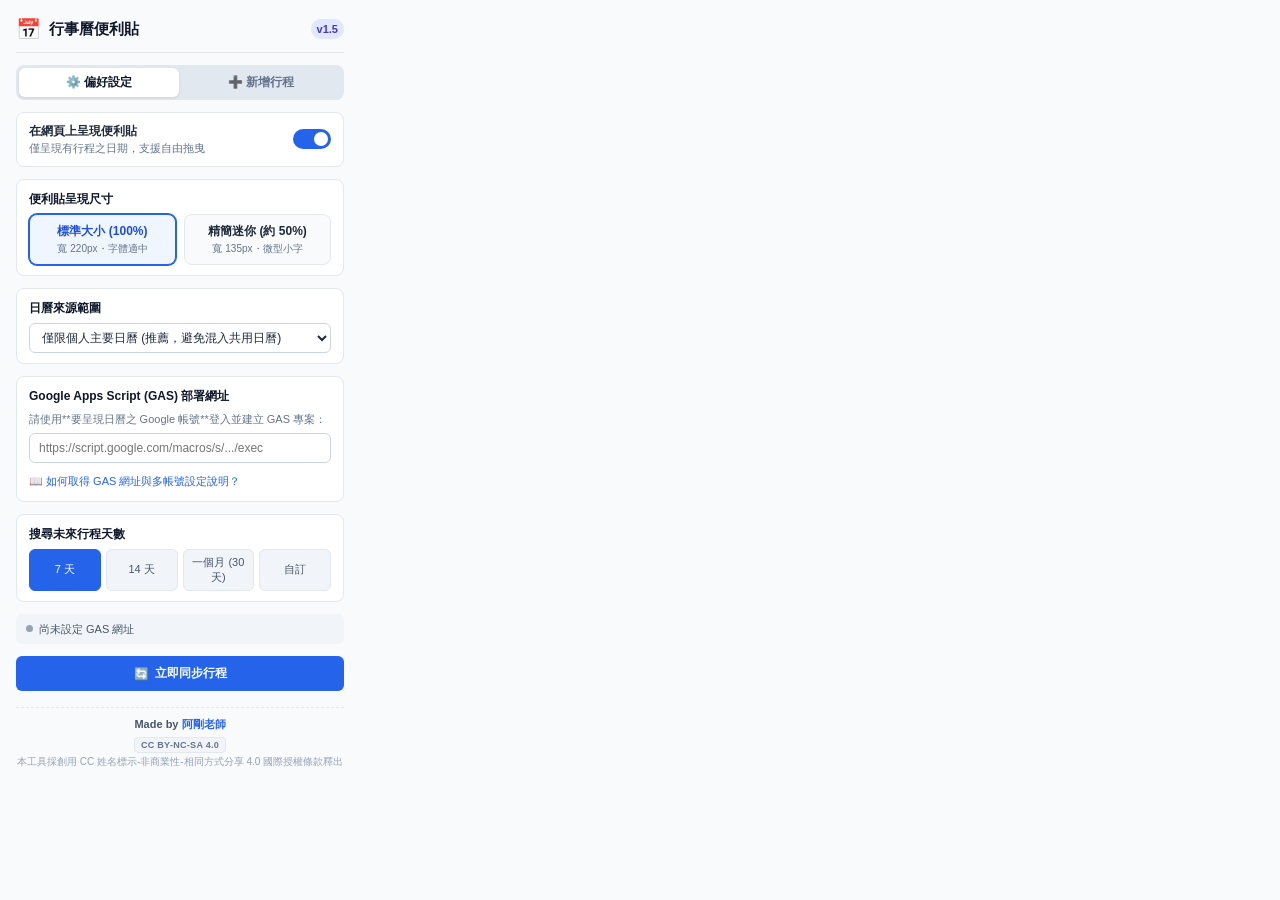
<file: popup/popup.html>
<!DOCTYPE html>
<html lang="zh-TW">
<head>
  <meta charset="UTF-8">
  <meta name="viewport" content="width=device-width, initial-scale=1.0">
  <title>網頁行事曆便利貼 - 設定與快速新增</title>
  <link rel="stylesheet" href="popup.css">
</head>
<body>
  <div class="popup-container">
    <!-- 頂部標題區 -->
    <header class="header">
      <div class="logo-area">
        <span class="logo-icon">📅</span>
        <h2>行事曆便利貼</h2>
      </div>
      <span class="version-badge">v1.5</span>
    </header>

    <!-- 分頁切換 Tab -->
    <div class="tab-nav">
      <button type="button" class="tab-btn active" data-tab="tab-settings">⚙️ 偏好設定</button>
      <button type="button" class="tab-btn" data-tab="tab-add-event">➕ 新增行程</button>
    </div>

    <!-- TAB 1: 偏好設定 -->
    <div id="tab-settings" class="tab-pane active">
      <!-- 快速開關 -->
      <div class="quick-toggle-section">
        <div class="toggle-info">
          <span class="toggle-title">在網頁上呈現便利貼</span>
          <span class="toggle-subtitle">僅呈現有行程之日期，支援自由拖曳</span>
        </div>
        <label class="switch">
          <input type="checkbox" id="enableStickyToggle" checked>
          <span class="slider round"></span>
        </label>
      </div>

      <!-- 便利貼尺寸設定 -->
      <section class="card">
        <div class="card-header">
          <span class="card-title">便利貼呈現尺寸</span>
        </div>
        <div class="size-selector">
          <button type="button" class="btn-size active" data-size="normal">
            <span class="size-title">標準大小 (100%)</span>
            <span class="size-desc">寬 220px・字體適中</span>
          </button>
          <button type="button" class="btn-size" data-size="compact">
            <span class="size-title">精簡迷你 (約 50%)</span>
            <span class="size-desc">寬 135px・微型小字</span>
          </button>
        </div>
      </section>

      <!-- 日曆讀取範圍設定 -->
      <section class="card">
        <div class="card-header">
          <span class="card-title">日曆來源範圍</span>
        </div>
        <select id="calendarScopeSelect" class="styled-select">
          <option value="primary" selected>僅限個人主要日曆 (推薦，避免混入共用日曆)</option>
          <option value="owned">個人建立與擁有的日曆 (排除他人共用)</option>
          <option value="all">所有日曆 (包含已訂閱與他人共用日曆)</option>
        </select>
      </section>

      <!-- GAS 網址設定區 (自動儲存) -->
      <section class="card">
        <div class="card-header">
          <span class="card-title">Google Apps Script (GAS) 部署網址</span>
          <span class="badge-saved" id="autoSavedBadge">已自動儲存 ✓</span>
        </div>
        <p class="card-desc">請使用**要呈現日曆之 Google 帳號**登入並建立 GAS 專案：</p>
        
        <div class="input-group">
          <input type="url" id="gasUrlInput" placeholder="https://script.google.com/macros/s/.../exec" spellcheck="false">
        </div>
        <div class="help-links">
          <a href="../README.md" target="_blank" id="openReadmeLink">📖 如何取得 GAS 網址與多帳號設定說明？</a>
        </div>
      </section>

      <!-- 呈現天數設定 -->
      <section class="card">
        <div class="card-header">
          <span class="card-title">搜尋未來行程天數</span>
        </div>
        <div class="days-selector">
          <button type="button" class="btn-day active" data-days="7">7 天</button>
          <button type="button" class="btn-day" data-days="14">14 天</button>
          <button type="button" class="btn-day" data-days="30">一個月 (30天)</button>
          <button type="button" class="btn-day" data-days="custom">自訂</button>
        </div>
        <div class="custom-days-box" id="customDaysBox" style="display: none;">
          <label for="customDaysInput">天數 (1 ~ 90 天)：</label>
          <input type="number" id="customDaysInput" min="1" max="90" value="7">
        </div>
      </section>

      <!-- 狀態與同步按鈕 -->
      <div class="status-box" id="statusBox">
        <span class="status-dot" id="statusDot"></span>
        <span class="status-text" id="statusText">尚未設定 GAS 網址</span>
      </div>

      <div class="action-buttons">
        <button type="button" id="saveAndSyncBtn" class="btn btn-primary">
          <span class="btn-icon">🔄</span> 立即同步行程
        </button>
      </div>
    </div>

    <!-- TAB 2: 快速新增行程至 Google 日曆 -->
    <div id="tab-add-event" class="tab-pane">
      <form id="addEventForm" class="add-event-form">
        <div class="form-group">
          <label for="eventTitle">行程標題 <span class="req">*</span></label>
          <input type="text" id="eventTitle" placeholder="例如：專案進度會議、聚餐" required>
        </div>

        <div class="form-group-checkbox">
          <label>
            <input type="checkbox" id="isAllDayEvent">
            <span>全天行程</span>
          </label>
        </div>

        <div class="form-row" id="timeRow">
          <div class="form-group half">
            <label for="eventStart">開始時間 <span class="req">*</span></label>
            <input type="datetime-local" id="eventStart" required>
          </div>
          <div class="form-group half" id="endGroup">
            <label for="eventEnd">結束時間</label>
            <input type="datetime-local" id="eventEnd">
          </div>
        </div>

        <div class="form-group" id="allDayDateGroup" style="display: none;">
          <label for="allDayDate">行程日期 <span class="req">*</span></label>
          <input type="date" id="allDayDate">
        </div>

        <div class="form-group">
          <label for="eventLocation">地點 (選填)</label>
          <input type="text" id="eventLocation" placeholder="例如：會議室 B 或 線上 Google Meet">
        </div>

        <div class="form-group">
          <label for="eventDesc">備註說明 (選填)</label>
          <textarea id="eventDesc" rows="2" placeholder="行程相關備註..."></textarea>
        </div>

        <div class="action-buttons">
          <button type="submit" id="submitAddEventBtn" class="btn btn-success">
            <span class="btn-icon">➕</span> 加入 Google 日曆並更新便利貼
          </button>
        </div>

        <div class="add-status-msg" id="addStatusMsg"></div>
      </form>
    </div>

    <!-- 底部版權與 CC 授權資訊 -->
    <footer class="footer-credit">
      <div class="author-line">
        Made by <a href="https://kentxchang.blogspot.tw" target="_blank" rel="noopener noreferrer" class="author-link">阿剛老師</a>
      </div>
      <div class="cc-license-line">
        <span class="cc-badge">CC BY-NC-SA 4.0</span>
        <span>本工具採創用 CC 姓名標示-非商業性-相同方式分享 4.0 國際授權條款釋出</span>
      </div>
    </footer>
  </div>

  <script src="popup.js"></script>
</body>
</html>
</file>
<file: popup/popup.css>
* {
  box-sizing: border-box;
  margin: 0;
  padding: 0;
  font-family: -apple-system, BlinkMacSystemFont, "Segoe UI", Roboto, "Helvetica Neue", Arial, sans-serif;
}

body {
  width: 360px;
  background-color: #f8fafc;
  color: #1e293b;
  font-size: 13px;
  line-height: 1.5;
}

.popup-container {
  padding: 14px 16px;
  display: flex;
  flex-direction: column;
  gap: 12px;
}

/* Header */
.header {
  display: flex;
  align-items: center;
  justify-content: space-between;
  border-bottom: 1px solid #e2e8f0;
  padding-bottom: 8px;
}

.logo-area {
  display: flex;
  align-items: center;
  gap: 8px;
}

.logo-icon {
  font-size: 20px;
}

.header h2 {
  font-size: 15px;
  font-weight: 700;
  color: #0f172a;
}

.version-badge {
  font-size: 11px;
  background: #e0e7ff;
  color: #4338ca;
  padding: 2px 6px;
  border-radius: 9999px;
  font-weight: 600;
}

/* Tab 切換 */
.tab-nav {
  display: flex;
  background: #e2e8f0;
  border-radius: 8px;
  padding: 3px;
  gap: 3px;
}

.tab-btn {
  flex: 1;
  border: none;
  background: transparent;
  padding: 6px 0;
  font-size: 12px;
  font-weight: 600;
  color: #64748b;
  border-radius: 6px;
  cursor: pointer;
  transition: all 0.2s ease;
  text-align: center;
}

.tab-btn.active {
  background: #ffffff;
  color: #0f172a;
  box-shadow: 0 1px 3px rgba(0, 0, 0, 0.1);
}

.tab-pane {
  display: none;
  flex-direction: column;
  gap: 12px;
}

.tab-pane.active {
  display: flex;
}

/* 快速開關 */
.quick-toggle-section {
  display: flex;
  align-items: center;
  justify-content: space-between;
  background: #ffffff;
  padding: 9px 12px;
  border-radius: 8px;
  border: 1px solid #e2e8f0;
}

.toggle-info {
  display: flex;
  flex-direction: column;
}

.toggle-title {
  font-weight: 600;
  font-size: 12px;
  color: #1e293b;
}

.toggle-subtitle {
  font-size: 11px;
  color: #64748b;
}

/* Switch 按鈕 */
.switch {
  position: relative;
  display: inline-block;
  width: 38px;
  height: 20px;
}

.switch input {
  opacity: 0;
  width: 0;
  height: 0;
}

.slider {
  position: absolute;
  cursor: pointer;
  top: 0;
  left: 0;
  right: 0;
  bottom: 0;
  background-color: #cbd5e1;
  transition: .3s;
}

.slider:before {
  position: absolute;
  content: "";
  height: 14px;
  width: 14px;
  left: 3px;
  bottom: 3px;
  background-color: white;
  transition: .3s;
}

input:checked + .slider {
  background-color: #2563eb;
}

input:checked + .slider:before {
  transform: translateX(18px);
}

.slider.round {
  border-radius: 34px;
}

.slider.round:before {
  border-radius: 50%;
}

/* 尺寸選擇按鈕組 */
.size-selector {
  display: grid;
  grid-template-columns: 1fr 1fr;
  gap: 8px;
}

.btn-size {
  display: flex;
  flex-direction: column;
  align-items: center;
  justify-content: center;
  padding: 8px 6px;
  background: #f8fafc;
  border: 1.5px solid #e2e8f0;
  border-radius: 8px;
  cursor: pointer;
  transition: all 0.2s ease;
  gap: 2px;
}

.btn-size:hover {
  background: #f1f5f9;
  border-color: #cbd5e1;
}

.btn-size.active {
  background: #eff6ff;
  border-color: #2563eb;
  box-shadow: 0 0 0 1px #2563eb;
}

.btn-size .size-title {
  font-size: 12px;
  font-weight: 700;
  color: #1e293b;
}

.btn-size.active .size-title {
  color: #1d4ed8;
}

.btn-size .size-desc {
  font-size: 10px;
  color: #64748b;
}

/* 下拉選單 */
.styled-select {
  width: 100%;
  padding: 6px 8px;
  font-size: 12px;
  border: 1px solid #cbd5e1;
  border-radius: 6px;
  background: #ffffff;
  color: #1e293b;
  outline: none;
}

.styled-select:focus {
  border-color: #2563eb;
}

/* Cards */
.card {
  background: #ffffff;
  padding: 10px 12px;
  border-radius: 8px;
  border: 1px solid #e2e8f0;
  display: flex;
  flex-direction: column;
  gap: 6px;
}

.card-header {
  display: flex;
  justify-content: space-between;
  align-items: center;
}

.card-title {
  font-weight: 600;
  font-size: 12px;
  color: #0f172a;
}

.badge-saved {
  font-size: 10px;
  color: #16a34a;
  font-weight: 600;
  opacity: 0;
  transition: opacity 0.3s ease;
}

.badge-saved.show {
  opacity: 1;
}

.card-desc {
  font-size: 11px;
  color: #64748b;
}

.input-group input {
  width: 100%;
  padding: 7px 9px;
  font-size: 12px;
  border: 1px solid #cbd5e1;
  border-radius: 6px;
  outline: none;
  transition: border-color 0.2s;
}

.input-group input:focus {
  border-color: #2563eb;
  box-shadow: 0 0 0 2px rgba(37, 99, 235, 0.15);
}

.help-links {
  margin-top: 2px;
}

.help-links a {
  font-size: 11px;
  color: #2563eb;
  text-decoration: none;
}

.help-links a:hover {
  text-decoration: underline;
}

/* 天數選擇器 */
.days-selector {
  display: grid;
  grid-template-columns: repeat(4, 1fr);
  gap: 5px;
}

.btn-day {
  padding: 5px 3px;
  font-size: 11px;
  font-weight: 500;
  background: #f1f5f9;
  border: 1px solid #e2e8f0;
  border-radius: 6px;
  cursor: pointer;
  color: #475569;
  transition: all 0.2s;
  text-align: center;
}

.btn-day:hover {
  background: #e2e8f0;
}

.btn-day.active {
  background: #2563eb;
  color: #ffffff;
  border-color: #2563eb;
}

.custom-days-box {
  display: flex;
  align-items: center;
  gap: 6px;
  margin-top: 4px;
  padding: 5px 8px;
  background: #f8fafc;
  border-radius: 6px;
  border: 1px dashed #cbd5e1;
}

.custom-days-box label {
  font-size: 11px;
  color: #475569;
}

.custom-days-box input {
  width: 55px;
  padding: 3px 5px;
  font-size: 12px;
  border: 1px solid #cbd5e1;
  border-radius: 4px;
  text-align: center;
}

/* 狀態列 */
.status-box {
  display: flex;
  align-items: center;
  gap: 6px;
  padding: 7px 10px;
  background: #f1f5f9;
  border-radius: 6px;
  font-size: 11px;
  color: #475569;
}

.status-dot {
  width: 7px;
  height: 7px;
  border-radius: 50%;
  background: #94a3b8;
}

.status-dot.success {
  background: #22c55e;
}

.status-dot.loading {
  background: #eab308;
  animation: pulse 1s infinite;
}

.status-dot.error {
  background: #ef4444;
}

@keyframes pulse {
  0%, 100% { opacity: 1; }
  50% { opacity: 0.4; }
}

/* 新增行程表單樣式 */
.add-event-form {
  display: flex;
  flex-direction: column;
  gap: 8px;
  background: #ffffff;
  padding: 12px;
  border-radius: 8px;
  border: 1px solid #e2e8f0;
}

.form-group {
  display: flex;
  flex-direction: column;
  gap: 4px;
}

.form-group label {
  font-size: 11px;
  font-weight: 600;
  color: #334155;
}

.form-group label .req {
  color: #ef4444;
}

.form-group input, .form-group textarea {
  width: 100%;
  padding: 6px 8px;
  font-size: 12px;
  border: 1px solid #cbd5e1;
  border-radius: 6px;
  outline: none;
  font-family: inherit;
}

.form-group input:focus, .form-group textarea:focus {
  border-color: #2563eb;
}

.form-group-checkbox {
  display: flex;
  align-items: center;
  margin: 2px 0;
}

.form-group-checkbox label {
  display: flex;
  align-items: center;
  gap: 6px;
  font-size: 12px;
  color: #334155;
  cursor: pointer;
}

.form-row {
  display: flex;
  gap: 8px;
}

.form-group.half {
  flex: 1;
}

.add-status-msg {
  font-size: 11px;
  text-align: center;
  min-height: 16px;
  color: #64748b;
}

.add-status-msg.success {
  color: #16a34a;
  font-weight: 600;
}

.add-status-msg.error {
  color: #ef4444;
  font-weight: 600;
}

/* 按鈕 */
.action-buttons {
  display: flex;
  gap: 6px;
}

.btn {
  flex: 1;
  display: flex;
  align-items: center;
  justify-content: center;
  gap: 6px;
  padding: 9px 12px;
  font-size: 12px;
  font-weight: 600;
  border: none;
  border-radius: 6px;
  cursor: pointer;
  transition: background-color 0.2s, transform 0.1s;
}

.btn-primary {
  background: #2563eb;
  color: #ffffff;
}

.btn-primary:hover {
  background: #1d4ed8;
}

.btn-success {
  background: #16a34a;
  color: #ffffff;
}

.btn-success:hover {
  background: #15803d;
}

.btn:active {
  transform: scale(0.98);
}

/* 頁尾作者資訊與 CC 授權 */
.footer-credit {
  margin-top: 4px;
  padding-top: 8px;
  border-top: 1px dashed #e2e8f0;
  display: flex;
  flex-direction: column;
  align-items: center;
  gap: 4px;
  text-align: center;
}

.author-line {
  font-size: 11px;
  color: #475569;
  font-weight: 600;
}

.author-link {
  color: #2563eb;
  text-decoration: none;
  font-weight: 700;
  transition: color 0.15s;
}

.author-link:hover {
  color: #1d4ed8;
  text-decoration: underline;
}

.cc-license-line {
  display: flex;
  flex-direction: column;
  align-items: center;
  gap: 2px;
  font-size: 10px;
  color: #94a3b8;
  line-height: 1.35;
}

.cc-badge {
  background: #f1f5f9;
  color: #64748b;
  border: 1px solid #e2e8f0;
  padding: 1px 6px;
  border-radius: 4px;
  font-weight: 700;
  font-size: 9px;
  letter-spacing: 0.3px;
}
</file>
